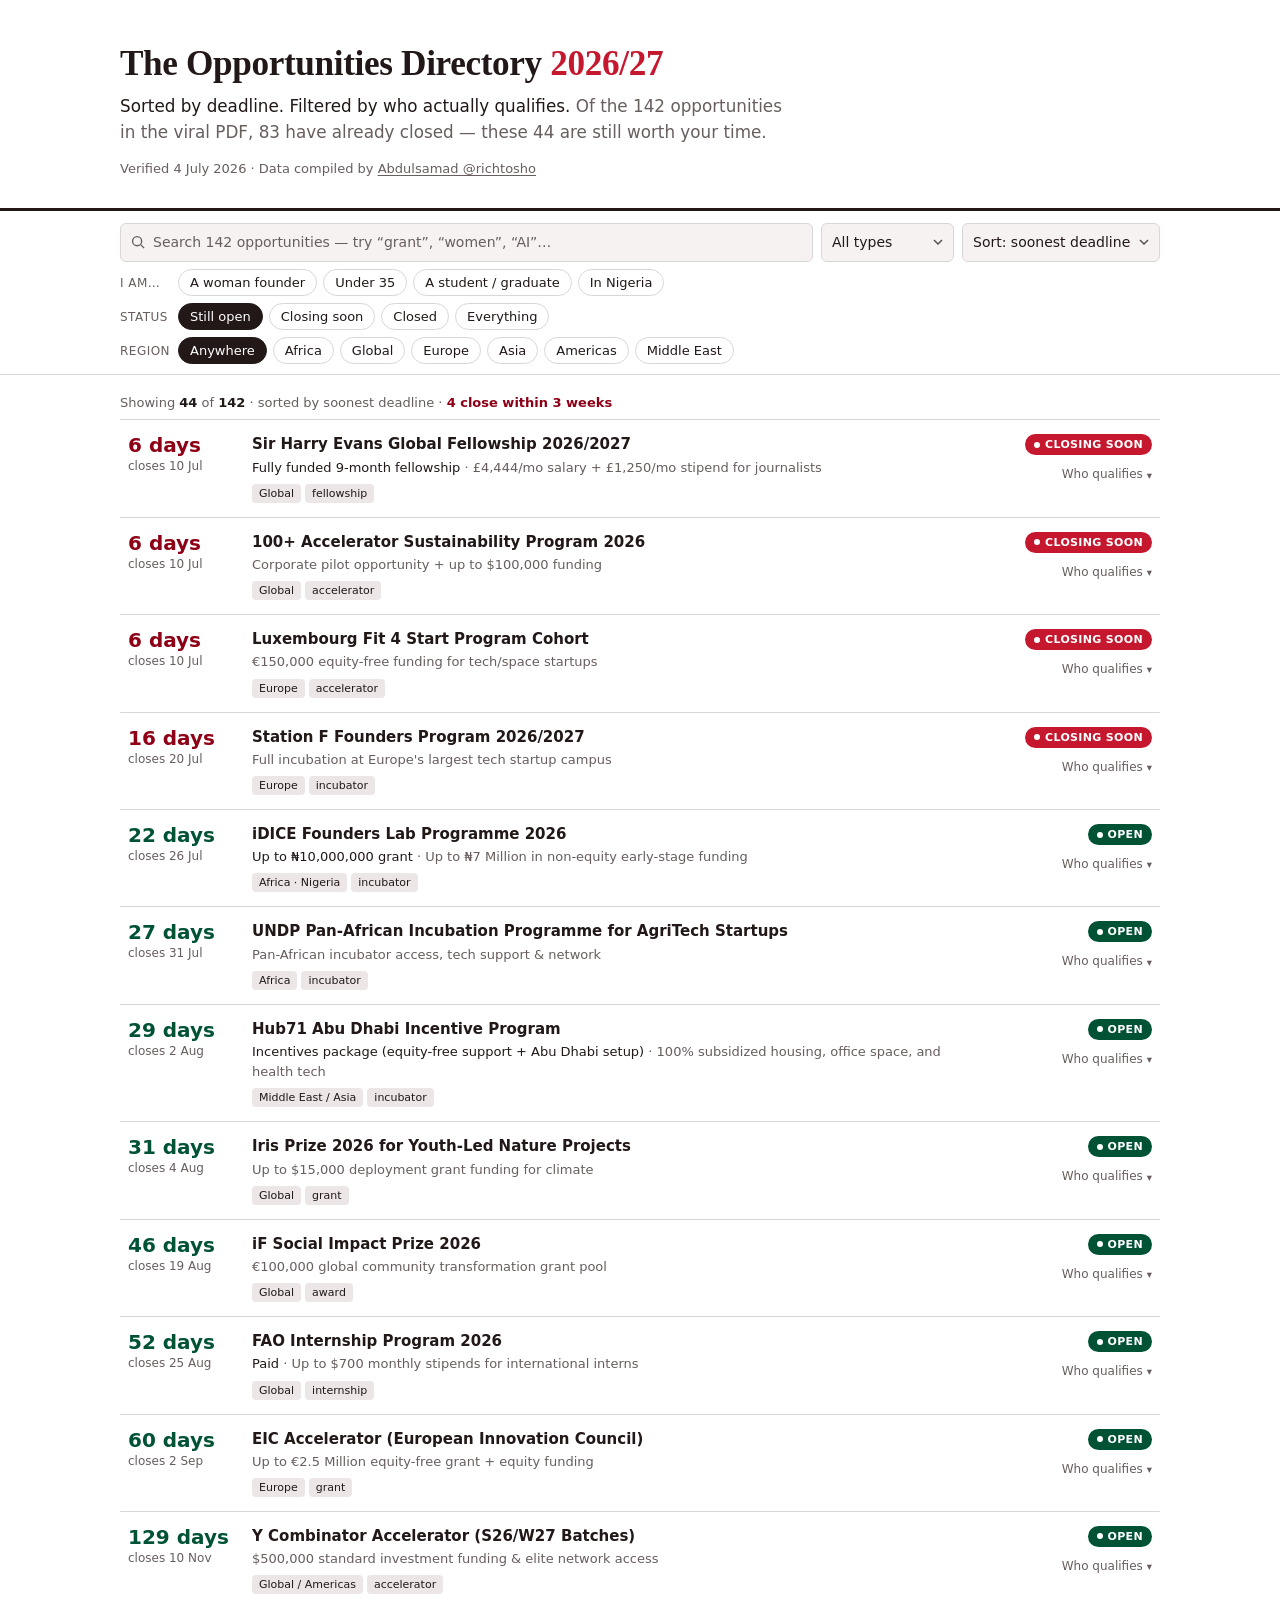
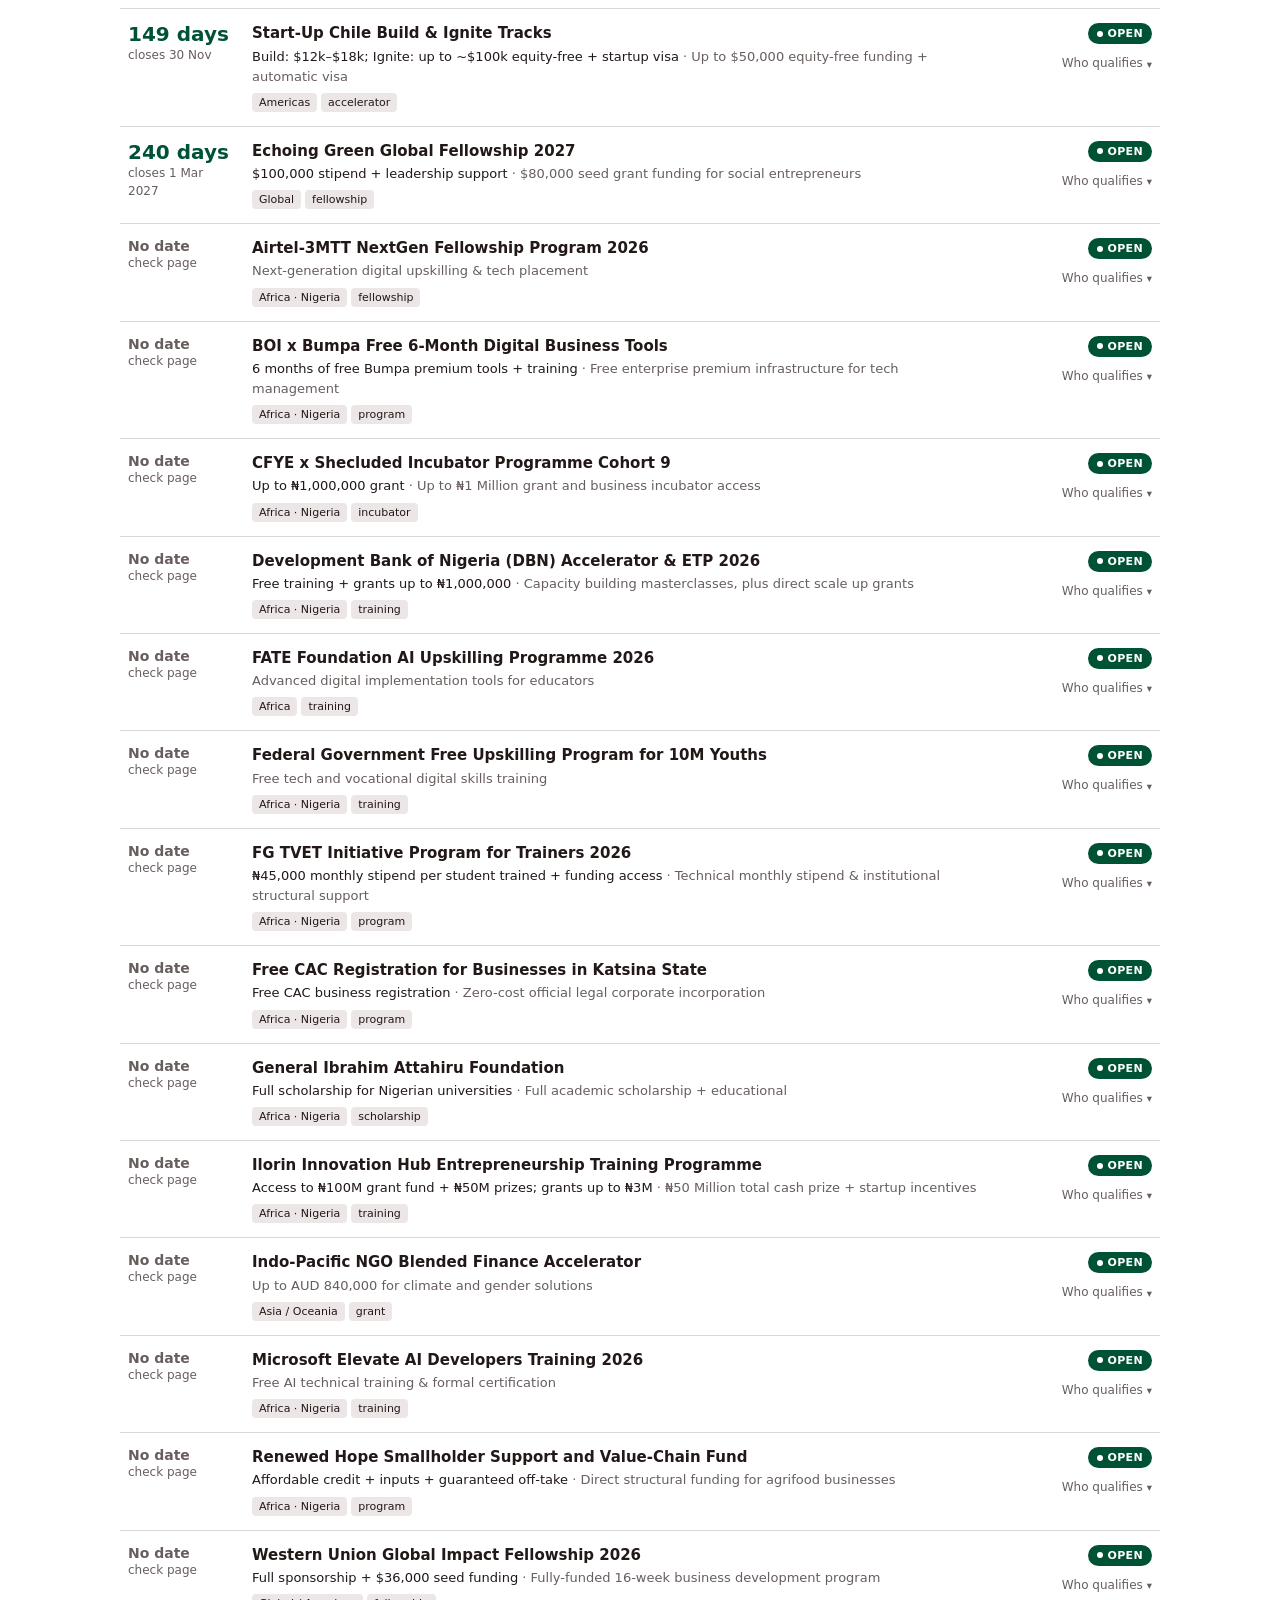
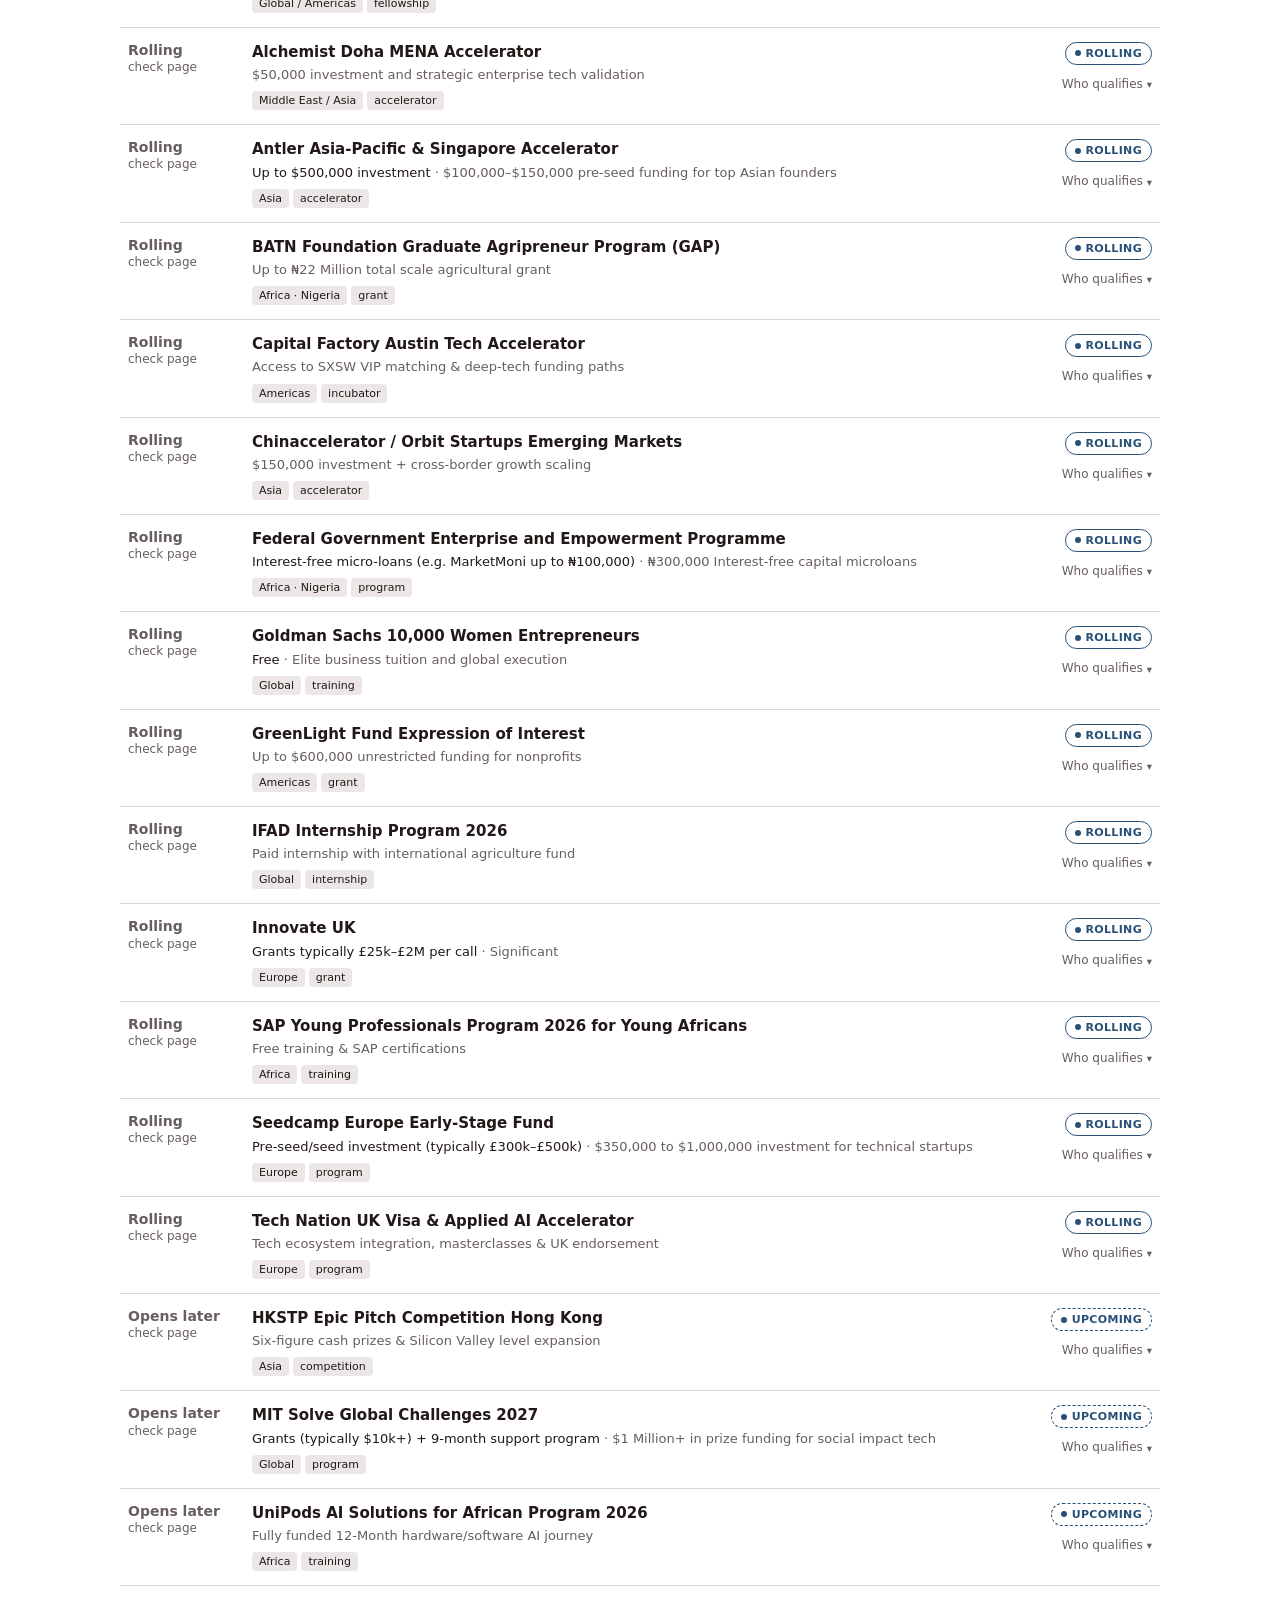
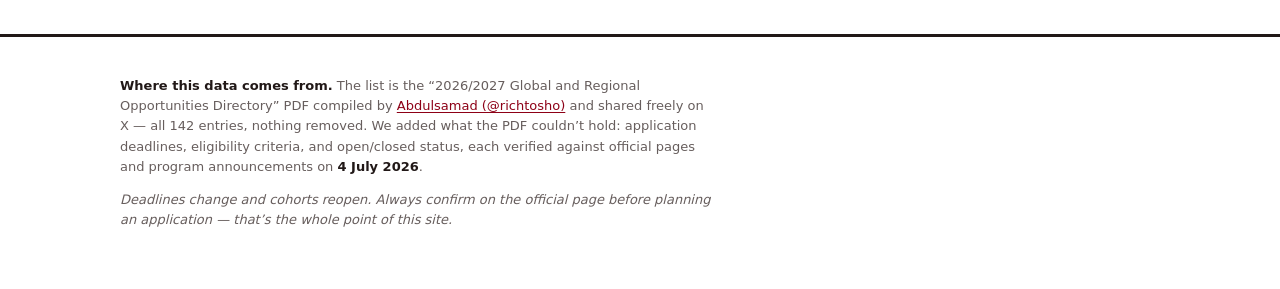
<file: index.html>
<!doctype html>
<html lang="en">
<head>
<meta charset="utf-8">
<meta name="viewport" content="width=device-width, initial-scale=1">
<title>The Opportunities Directory 2026/27 · Sorted by Deadline</title>
<meta name="description" content="All 142 opportunities from the viral 2026/27 directory — with verified deadlines, eligibility, and live open/closed status. See what’s still open.">

<!-- Social preview (Open Graph + Twitter). NOTE: og:url and og:image must be
     ABSOLUTE urls. Update the domain below once your final Vercel or custom
     domain is known (replace both occurrences of the vercel.app host). -->
<meta property="og:type" content="website">
<meta property="og:site_name" content="The Opportunities Directory">
<meta property="og:title" content="The Opportunities Directory 2026/27">
<meta property="og:description" content="142 grants, accelerators &amp; fellowships, sorted by deadline. 83 already closed — see the 44 still open.">
<meta property="og:url" content="https://global-opportunities-directory.vercel.app/">
<meta property="og:image" content="https://global-opportunities-directory.vercel.app/og.jpg">
<meta property="og:image:type" content="image/jpeg">
<meta property="og:image:width" content="1200">
<meta property="og:image:height" content="630">
<meta property="og:image:alt" content="The Opportunities Directory 2026/27 — 142 opportunities, 83 already closed, 44 still open, sorted by deadline.">
<meta name="twitter:card" content="summary_large_image">
<meta name="twitter:title" content="The Opportunities Directory 2026/27">
<meta name="twitter:description" content="142 grants, accelerators &amp; fellowships, sorted by deadline. 83 already closed — see the 44 still open.">
<meta name="twitter:image" content="https://global-opportunities-directory.vercel.app/og.jpg">

<link rel="stylesheet" href="styles.css">
</head>
<body>

<header class="masthead">
  <div class="wrap">
    <h1>The Opportunities Directory <span class="year">2026/27</span></h1>
    <p class="masthead-promise">Sorted by deadline. Filtered by who actually qualifies. <span class="promise-count" id="headline-count"></span></p>
    <p class="masthead-kicker">Verified 4 July 2026 · Data compiled by <a href="https://x.com/richtosho" rel="author">Abdulsamad @richtosho</a></p>
  </div>
</header>

<nav class="filters" aria-label="Filter opportunities">
  <div class="wrap filters-inner">
    <div class="search-row">
      <label class="search" for="q">
        <svg viewBox="0 0 16 16" width="14" height="14" aria-hidden="true"><circle cx="7" cy="7" r="5.2" fill="none" stroke="currentColor" stroke-width="1.6"/><line x1="11" y1="11" x2="15" y2="15" stroke="currentColor" stroke-width="1.6"/></svg>
        <input id="q" type="search" placeholder="Search 142 opportunities — try “grant”, “women”, “AI”…" autocomplete="off">
      </label>
      <label class="select-wrap" for="type">
        <span class="visually-hidden">Type</span>
        <select id="type">
          <option value="">All types</option>
        </select>
      </label>
      <label class="select-wrap" for="sort">
        <span class="visually-hidden">Sort</span>
        <select id="sort">
          <option value="deadline">Sort: soonest deadline</option>
          <option value="name">Sort: name A–Z</option>
        </select>
      </label>
    </div>
    <div class="chip-row" role="group" aria-label="Profile">
      <span class="chip-row-label">I am…</span>
      <button class="chip" data-facet="profile" data-value="women" aria-pressed="false">A woman founder</button>
      <button class="chip" data-facet="profile" data-value="youth" aria-pressed="false">Under 35</button>
      <button class="chip" data-facet="profile" data-value="student" aria-pressed="false">A student / graduate</button>
      <button class="chip" data-facet="profile" data-value="nigeria" aria-pressed="false">In Nigeria</button>
    </div>
    <div class="chip-row" role="group" aria-label="Status">
      <span class="chip-row-label">Status</span>
      <button class="chip" data-facet="status" data-value="actionable" aria-pressed="true">Still open</button>
      <button class="chip" data-facet="status" data-value="closing-soon" aria-pressed="false">Closing soon</button>
      <button class="chip" data-facet="status" data-value="closed" aria-pressed="false">Closed</button>
      <button class="chip" data-facet="status" data-value="all" aria-pressed="false">Everything</button>
    </div>
    <div class="chip-row" role="group" aria-label="Region">
      <span class="chip-row-label">Region</span>
      <button class="chip" data-facet="region" data-value="" aria-pressed="true">Anywhere</button>
      <button class="chip" data-facet="region" data-value="Africa" aria-pressed="false">Africa</button>
      <button class="chip" data-facet="region" data-value="Global" aria-pressed="false">Global</button>
      <button class="chip" data-facet="region" data-value="Europe" aria-pressed="false">Europe</button>
      <button class="chip" data-facet="region" data-value="Asia" aria-pressed="false">Asia</button>
      <button class="chip" data-facet="region" data-value="Americas" aria-pressed="false">Americas</button>
      <button class="chip" data-facet="region" data-value="Middle East" aria-pressed="false">Middle East</button>
    </div>
  </div>
</nav>

<main class="wrap" id="main">
  <p class="summary" id="summary" role="status" aria-live="polite"></p>
  <ol class="rows" id="rows"></ol>
  <div class="empty" id="empty" hidden>
    <p class="empty-title">Nothing matches those filters.</p>
    <p>Try “Everything” under Status, or clear the region and profile filters — closed entries still show the next expected cycle where we found one.</p>
    <button class="btn-reset" id="reset">Clear all filters</button>
  </div>
</main>

<footer class="footer">
  <div class="wrap">
    <p><strong>Where this data comes from.</strong> The list is the “2026/2027 Global and Regional Opportunities Directory” PDF compiled by <a href="https://x.com/richtosho">Abdulsamad (@richtosho)</a> and shared freely on X — all 142 entries, nothing removed. We added what the PDF couldn’t hold: application deadlines, eligibility criteria, and open/closed status, each verified against official pages and program announcements on <strong>4 July 2026</strong>.</p>
    <p class="footer-caveat">Deadlines change and cohorts reopen. Always confirm on the official page before planning an application — that’s the whole point of this site.</p>
  </div>
</footer>

<script src="app.js"></script>
</body>
</html>
</file>
<file: styles.css>
/* The Opportunities Directory — see DESIGN.md for the system */

:root {
  --bg: oklch(1 0 0);
  --surface: oklch(0.965 0.004 25);
  --surface-2: oklch(0.93 0.006 25);
  --ink: oklch(0.22 0.015 25);
  --muted: oklch(0.49 0.012 25);
  --line: oklch(0.88 0.005 25);
  --primary: oklch(0.527 0.202 22.7);
  --primary-ink: oklch(0.4 0.17 22.7);
  --accent: oklch(0.38 0.1 165);
  --st-rolling: oklch(0.42 0.08 250);
  --st-caution: oklch(0.5 0.11 75);
  --radius: 6px;
  --z-sticky: 10;
  --ease: cubic-bezier(0.22, 1, 0.36, 1);
}

* { box-sizing: border-box; }

html { -webkit-text-size-adjust: 100%; }

body {
  margin: 0;
  background: var(--bg);
  color: var(--ink);
  font: 400 0.875rem/1.55 ui-sans-serif, system-ui, -apple-system, "Segoe UI", Roboto, Inter, sans-serif;
}

.wrap { max-width: 1080px; margin: 0 auto; padding: 0 20px; }

a { color: var(--primary-ink); text-decoration-thickness: 1px; text-underline-offset: 2px; }
a:hover { text-decoration-thickness: 2px; }

:focus-visible { outline: 2px solid var(--primary); outline-offset: 2px; border-radius: 2px; }

.visually-hidden {
  position: absolute; width: 1px; height: 1px; margin: -1px;
  clip-path: inset(50%); overflow: hidden; white-space: nowrap;
}

/* ── Masthead ─────────────────────────────────────────── */

.masthead { padding: 44px 0 28px; border-bottom: 3px solid var(--ink); }

.masthead-kicker { margin: 14px 0 0; font-size: 0.8125rem; color: var(--muted); }
.masthead-kicker a { color: inherit; }

.masthead h1 {
  margin: 0;
  font-family: Georgia, "Iowan Old Style", "Times New Roman", serif;
  font-weight: 700;
  font-size: 2.2rem;
  line-height: 1.12;
  letter-spacing: -0.01em;
  text-wrap: balance;
}
.masthead .year { color: var(--primary); }

.masthead-promise { margin: 10px 0 0; font-size: 1.05rem; color: var(--ink); max-width: 62ch; }
.promise-count { color: var(--muted); }

/* ── Filter bar ───────────────────────────────────────── */

.filters {
  position: sticky; top: 0; z-index: var(--z-sticky);
  background: var(--bg);
  border-bottom: 1px solid var(--line);
}
.filters-inner { padding: 12px 20px 10px; display: grid; gap: 7px; }

.search-row { display: flex; gap: 8px; flex-wrap: wrap; }

.search {
  flex: 1 1 260px; display: flex; align-items: center; gap: 8px;
  background: var(--surface); border: 1px solid var(--line); border-radius: var(--radius);
  padding: 0 10px; color: var(--muted);
}
.search:focus-within { border-color: var(--primary); color: var(--ink); }
.search input {
  flex: 1; border: 0; background: none; padding: 8px 0;
  font: inherit; color: var(--ink); min-width: 0;
}
.search input:focus { outline: none; }
.search input::placeholder { color: var(--muted); opacity: 1; }

.select-wrap select {
  appearance: none;
  background: var(--surface) url('data:image/svg+xml;utf8,<svg xmlns="http://www.w3.org/2000/svg" width="10" height="6" viewBox="0 0 10 6"><path d="M1 1l4 4 4-4" fill="none" stroke="%23555" stroke-width="1.5"/></svg>') right 10px center no-repeat;
  border: 1px solid var(--line); border-radius: var(--radius);
  padding: 8px 28px 8px 10px; font: inherit; color: var(--ink); cursor: pointer;
}
.select-wrap select:hover { border-color: var(--muted); }

.chip-row { display: flex; align-items: center; gap: 6px; flex-wrap: wrap; }
.chip-row-label {
  font-size: 0.75rem; color: var(--muted); min-width: 52px;
  text-transform: uppercase; letter-spacing: 0.04em;
}

.chip {
  border: 1px solid var(--line); background: var(--bg); color: var(--ink);
  font: inherit; font-size: 0.8125rem; line-height: 1;
  padding: 6px 11px; border-radius: 999px; cursor: pointer;
  transition: background 150ms var(--ease), border-color 150ms var(--ease);
}
.chip:hover { background: var(--surface); border-color: var(--muted); }
.chip[aria-pressed="true"] { background: var(--ink); border-color: var(--ink); color: var(--bg); }
.chip:disabled { opacity: 0.45; cursor: default; }

/* ── Summary ──────────────────────────────────────────── */

.summary { margin: 18px 0 6px; color: var(--muted); font-size: 0.8125rem; }
.summary strong { color: var(--ink); font-variant-numeric: tabular-nums; }
.summary .alert { color: var(--primary-ink); font-weight: 600; }

/* ── Rows ─────────────────────────────────────────────── */

.rows { list-style: none; margin: 0 0 48px; padding: 0; }

.row { border-bottom: 1px solid var(--line); }
.row:first-child { border-top: 1px solid var(--line); }

.row-head {
  display: grid;
  grid-template-columns: 108px minmax(0, 1fr) 150px;
  gap: 16px; align-items: start;
  padding: 14px 8px;
  cursor: pointer;
  transition: background 150ms var(--ease);
}
.row-head:hover { background: var(--surface); }

/* deadline column — the scan spine */
.dl { font-variant-numeric: tabular-nums; }
.dl-days { display: block; font-size: 1.25rem; font-weight: 700; line-height: 1.15; }
.dl-date { display: block; font-size: 0.75rem; color: var(--muted); }
.dl.urgent .dl-days { color: var(--primary-ink); }
.dl.open-dl .dl-days { color: var(--accent); }
.dl.none .dl-days { font-size: 0.875rem; font-weight: 600; color: var(--muted); }

.row-main { min-width: 0; }
.row-name { margin: 0; font-size: 0.9375rem; font-weight: 600; line-height: 1.35; }
.row-meta { margin: 3px 0 0; font-size: 0.8125rem; color: var(--muted); }
.row-meta .amount { color: var(--ink); font-weight: 500; }
.row-tags { margin-top: 6px; display: flex; flex-wrap: wrap; gap: 4px; }
.tag {
  font-size: 0.6875rem; line-height: 1; padding: 4px 7px;
  background: var(--surface-2); border-radius: 4px; color: var(--ink);
}

.row-side { display: flex; flex-direction: column; align-items: flex-end; gap: 8px; }

.badge {
  display: inline-flex; align-items: center; gap: 5px;
  font-size: 0.6875rem; font-weight: 600; line-height: 1;
  letter-spacing: 0.03em; text-transform: uppercase;
  padding: 5px 9px; border-radius: 999px; white-space: nowrap;
}
.badge::before { content: ""; width: 6px; height: 6px; border-radius: 50%; background: currentColor; }
.badge.open        { background: var(--accent); color: #fff; }
.badge.closing-soon{ background: var(--primary); color: #fff; }
.badge.closed      { background: none; color: var(--muted); border: 1px solid var(--line); }
.badge.rolling     { background: none; color: var(--st-rolling); border: 1px solid currentColor; }
.badge.upcoming    { background: none; color: var(--st-rolling); border: 1px dashed currentColor; }
.badge.unverified  { background: none; color: var(--st-caution); border: 1px solid currentColor; }

.disclose {
  border: 0; background: none; color: var(--muted); font: inherit; font-size: 0.75rem;
  cursor: pointer; padding: 2px 0; display: inline-flex; align-items: center; gap: 4px;
}
.disclose::after { content: "▾"; font-size: 0.65rem; transition: transform 180ms var(--ease); }
.row.expanded .disclose::after { transform: rotate(180deg); }
.disclose:hover { color: var(--ink); }

/* expanded detail */
.row-detail {
  display: none;
  padding: 0 8px 18px calc(108px + 24px);
}
.row.expanded .row-detail { display: block; animation: reveal 180ms var(--ease); }

@keyframes reveal { from { opacity: 0; transform: translateY(-3px); } to { opacity: 1; transform: none; } }

.detail-cols { display: grid; grid-template-columns: minmax(0,1.4fr) minmax(0,1fr); gap: 24px; }

.detail-h {
  margin: 0 0 6px; font-size: 0.6875rem; font-weight: 700;
  letter-spacing: 0.06em; text-transform: uppercase; color: var(--muted);
}
.elig { margin: 0; padding: 0 0 0 18px; }
.elig li { margin: 3px 0; }
.detail-note { margin: 0 0 14px; color: var(--ink); }
.detail-note.caution { color: var(--st-caution); font-weight: 500; }

.btn-apply {
  display: inline-block; margin-top: 4px;
  background: var(--primary); color: #fff; text-decoration: none;
  font-weight: 600; font-size: 0.8125rem;
  padding: 8px 14px; border-radius: var(--radius);
  transition: background 150ms var(--ease);
}
.btn-apply:hover { background: var(--primary-ink); }
.btn-apply.secondary { background: none; color: var(--primary-ink); border: 1px solid var(--primary); }
.btn-apply.secondary:hover { background: var(--surface); }

/* ── Empty state ──────────────────────────────────────── */

.empty { padding: 56px 0 72px; text-align: center; max-width: 46ch; margin: 0 auto; }
.empty-title { font-weight: 600; font-size: 1.05rem; margin: 0 0 8px; }
.empty p { color: var(--muted); }

.btn-reset {
  margin-top: 12px; border: 1px solid var(--line); background: var(--surface);
  font: inherit; padding: 8px 16px; border-radius: var(--radius); cursor: pointer;
}
.btn-reset:hover { border-color: var(--muted); }

/* ── Footer ───────────────────────────────────────────── */

.footer { border-top: 3px solid var(--ink); padding: 26px 0 46px; }
.footer p { max-width: 72ch; color: var(--muted); font-size: 0.8125rem; }
.footer strong { color: var(--ink); }
.footer-caveat { font-style: italic; }

/* ── Responsive: structural, not fluid ────────────────── */

@media (max-width: 719px) {
  .masthead { padding: 30px 0 20px; }
  .masthead h1 { font-size: 1.65rem; }
  .masthead-promise { font-size: 0.9375rem; }

  .filters { position: static; }

  .row-head { grid-template-columns: minmax(0, 1fr) auto; grid-template-areas: "dl side" "main main"; padding: 12px 4px; gap: 6px 8px; }
  .row-head .dl { grid-area: dl; display: flex; align-items: baseline; gap: 8px; }
  .dl-days { font-size: 1rem !important; }
  .row-head .row-side { grid-area: side; flex-direction: row; align-items: center; justify-self: end; }
  .row-head .row-side .disclose { display: none; }
  .row-head .row-main { grid-area: main; }

  .row-detail { padding-left: 4px; }
  .detail-cols { grid-template-columns: 1fr; gap: 14px; }

  .chip-row-label { min-width: 100%; }
}

@media (prefers-reduced-motion: reduce) {
  * { transition: none !important; animation: none !important; }
}
</file>
